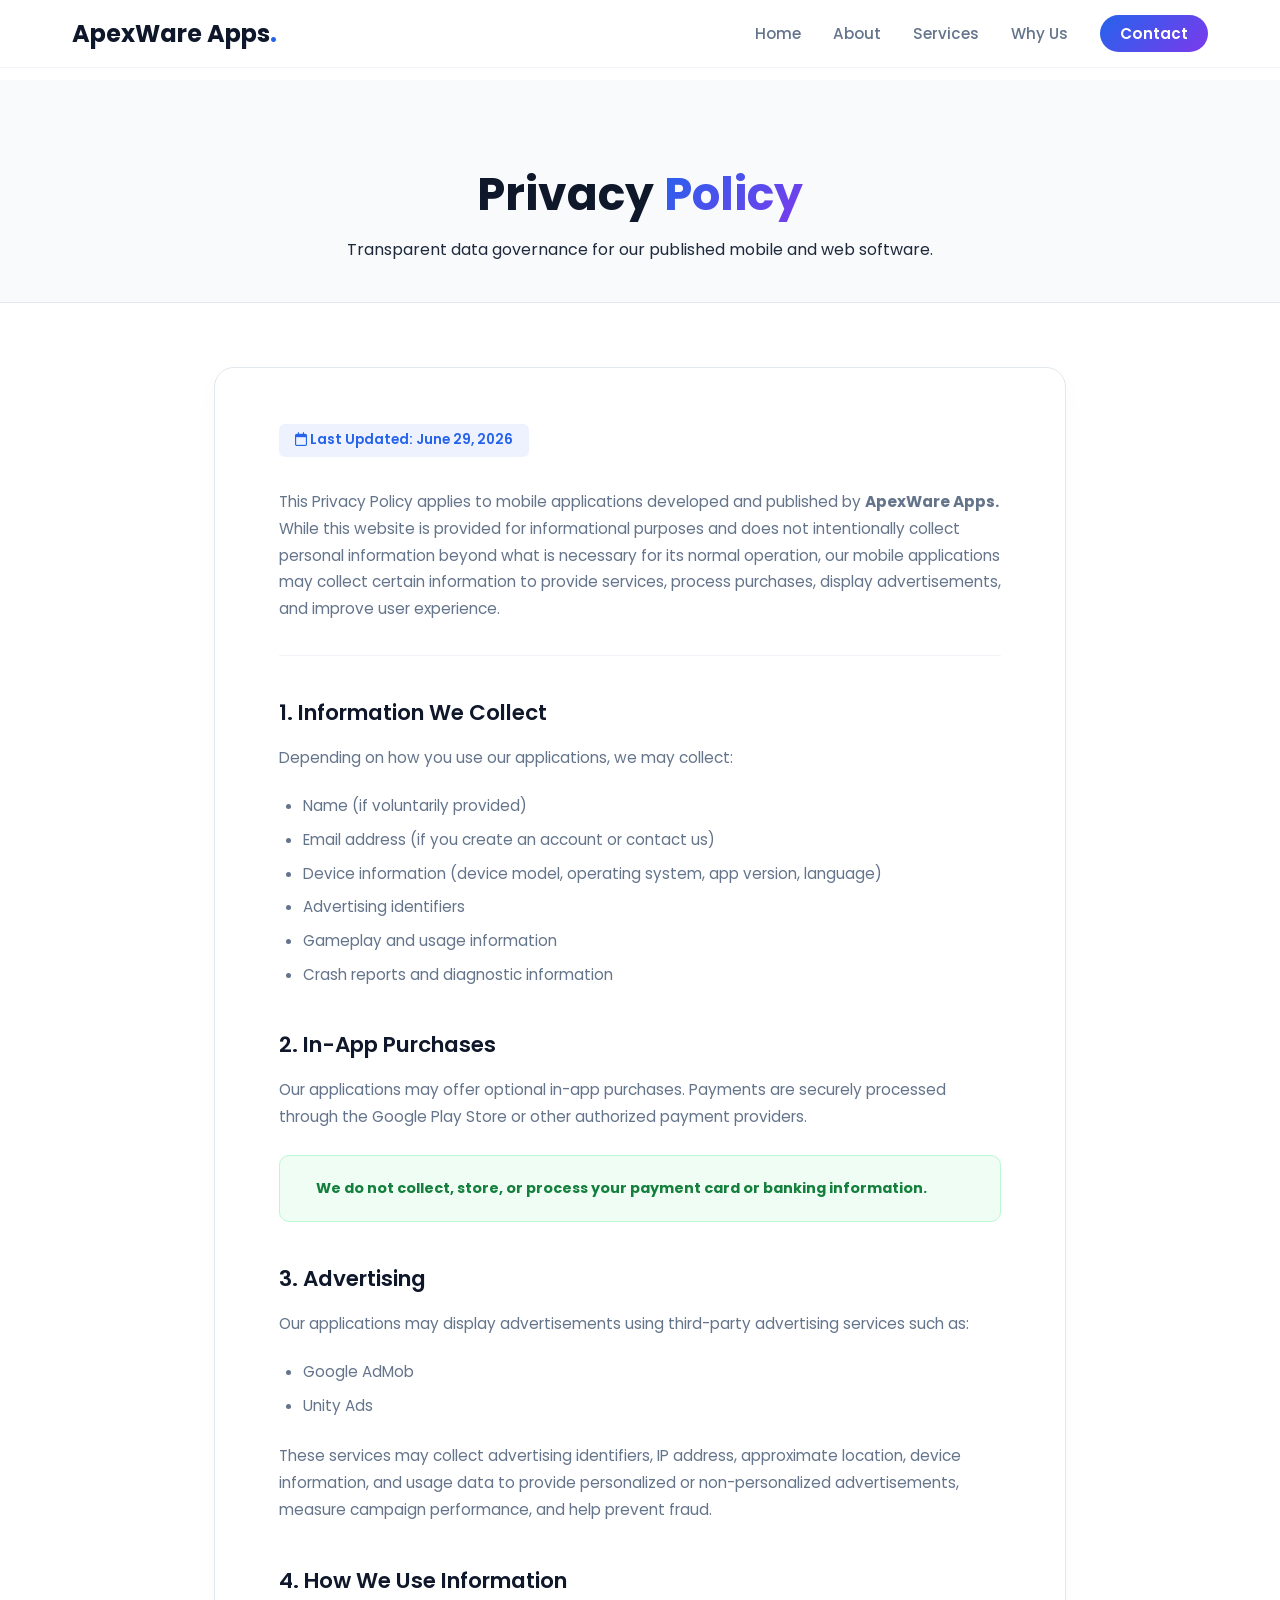
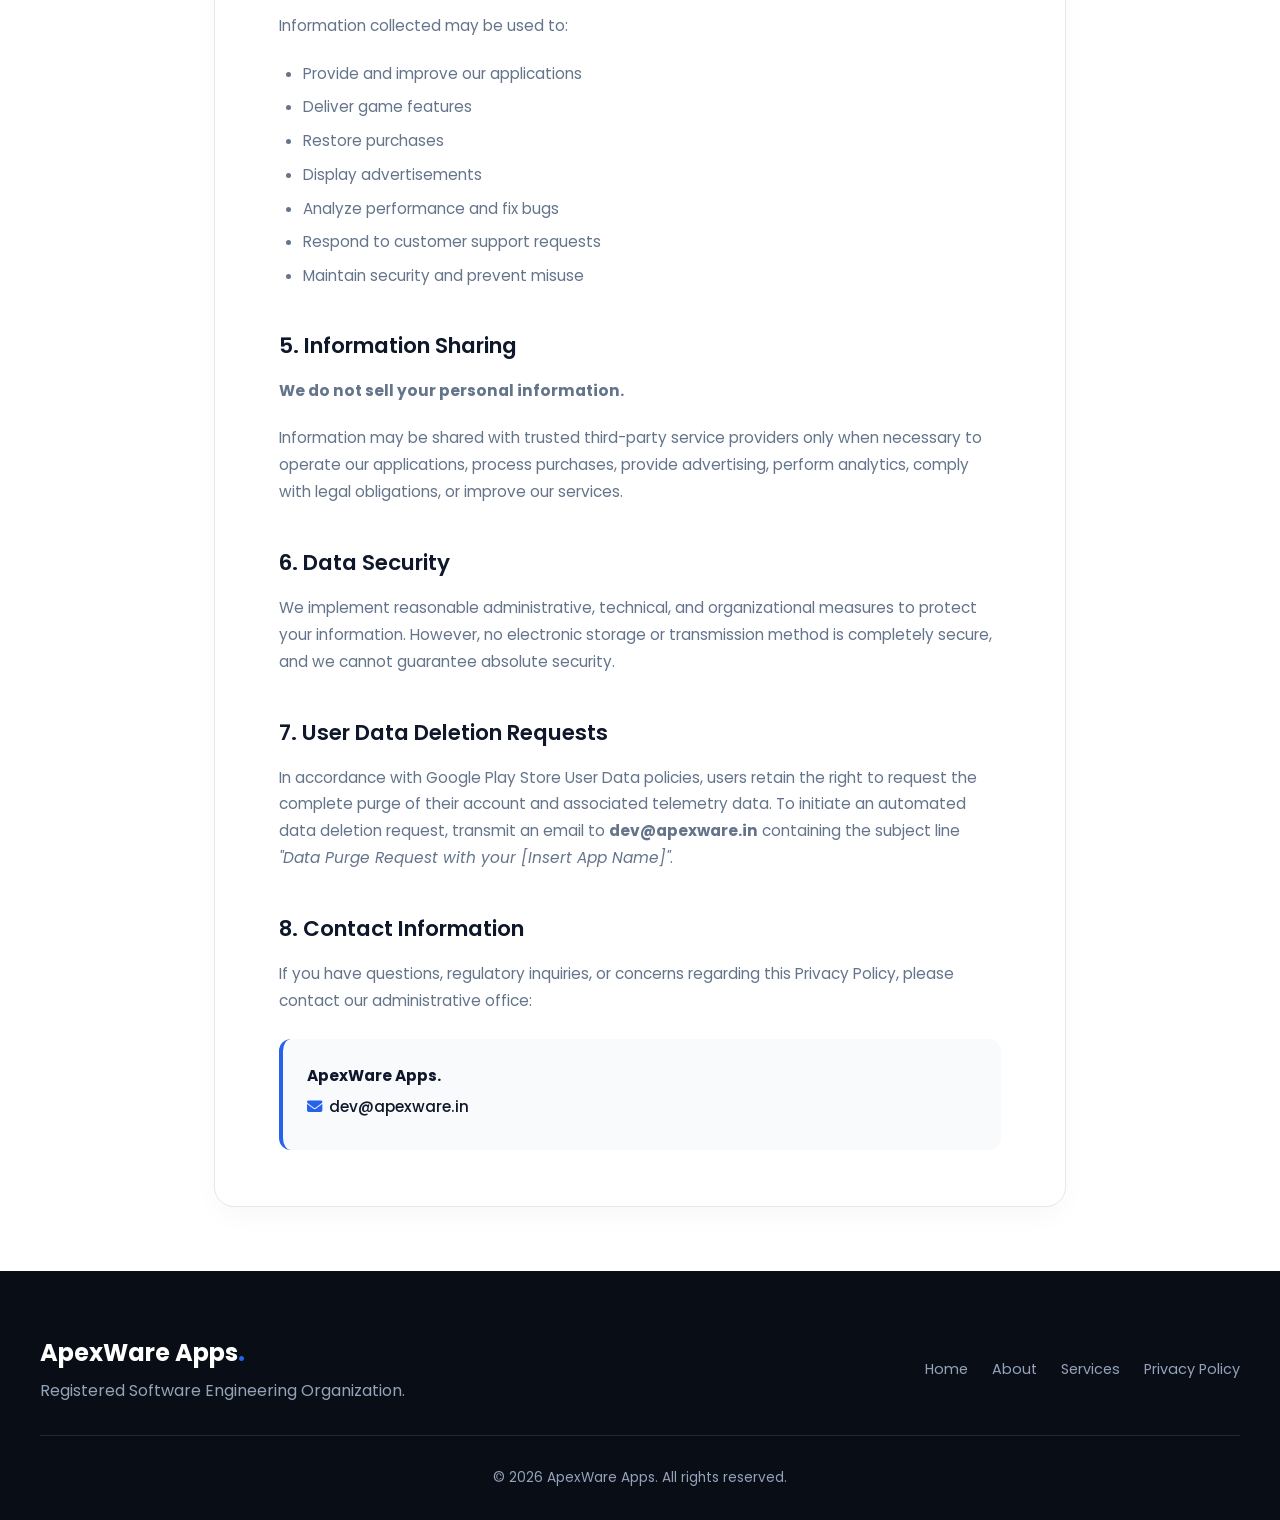
<file: privacy-policy.html>
<!DOCTYPE html>
<html lang="en">
<head>
    <meta charset="UTF-8">
    <meta name="viewport" content="width=device-width, initial-scale=1.0">
    <title>ApexWare Apps | Salesforce | Mobile & Web Development</title>
    <link rel="preconnect" href="https://fonts.googleapis.com">
    <link rel="preconnect" href="https://fonts.gstatic.com" crossorigin>
    <link href="https://fonts.googleapis.com/css2?family=Poppins:wght@300;400;500;600;700&display=swap" rel="stylesheet">
    <link rel="stylesheet" href="https://cdnjs.cloudflare.com/ajax/libs/font-awesome/6.4.0/css/all.min.css">
    <link rel="stylesheet" href="style.css">
</head>
<body>

    <header id="navbar">
        <div class="nav-container">
            <a href="#home" class="logo">ApexWare Apps<span>.</span></a>
            <ul class="nav-links">
                <li><a href="index.html#home" class="nav-link active">Home</a></li>
                <li><a href="index.html#about" class="nav-link">About</a></li>
                <li><a href="index.html#services" class="nav-link">Services</a></li>
                <li><a href="index.html#why-us" class="nav-link">Why Us</a></li>
                <li><a href="index.html#contact" class="nav-link btn-nav">Contact</a></li>
            </ul>
            <div class="hamburger">
                <i class="fa-solid fa-bars"></i>
            </div>
        </div>
    </header>

    <section class="page-header">
        <div class="header-content fade-in">
            <h1>Privacy <span class="gradient-text">Policy</span></h1>
            <p>Transparent data governance for our published mobile and web software.</p>
        </div>
    </section>

    <main class="legal-container">
        <div class="legal-card">
            
            <div class="legal-meta">
                <span class="last-updated"><i class="fa-regular fa-calendar"></i> Last Updated: June 29, 2026</span>
            </div>

            <p class="lead-text">
                This Privacy Policy applies to mobile applications developed and published by <strong>ApexWare Apps.</strong> While this website is provided for informational purposes and does not intentionally collect personal information beyond what is necessary for its normal operation, our mobile applications may collect certain information to provide services, process purchases, display advertisements, and improve user experience.
            </p>

            <h2>1. Information We Collect</h2>
            <p>Depending on how you use our applications, we may collect:</p>
            <ul class="legal-list">
                <li>Name (if voluntarily provided)</li>
                <li>Email address (if you create an account or contact us)</li>
                <li>Device information (device model, operating system, app version, language)</li>
                <li>Advertising identifiers</li>
                <li>Gameplay and usage information</li>
                <li>Crash reports and diagnostic information</li>
            </ul>

            <h2>2. In-App Purchases</h2>
            <p>Our applications may offer optional in-app purchases. Payments are securely processed through the Google Play Store or other authorized payment providers.</p>
            <div class="legal-callout">
                <i class="fa-solid fa-shield-check"></i>
                <p><strong>We do not collect, store, or process your payment card or banking information.</strong></p>
            </div>

            <h2>3. Advertising</h2>
            <p>Our applications may display advertisements using third-party advertising services such as:</p>
            <ul class="legal-list">
                <li>Google AdMob</li>
                <li>Unity Ads</li>
            </ul>
            <p>These services may collect advertising identifiers, IP address, approximate location, device information, and usage data to provide personalized or non-personalized advertisements, measure campaign performance, and help prevent fraud.</p>

            <h2>4. How We Use Information</h2>
            <p>Information collected may be used to:</p>
            <ul class="legal-list">
                <li>Provide and improve our applications</li>
                <li>Deliver game features</li>
                <li>Restore purchases</li>
                <li>Display advertisements</li>
                <li>Analyze performance and fix bugs</li>
                <li>Respond to customer support requests</li>
                <li>Maintain security and prevent misuse</li>
            </ul>

            <h2>5. Information Sharing</h2>
            <p><strong>We do not sell your personal information.</strong></p>
            <p>Information may be shared with trusted third-party service providers only when necessary to operate our applications, process purchases, provide advertising, perform analytics, comply with legal obligations, or improve our services.</p>

            <h2>6. Data Security</h2>
            <p>We implement reasonable administrative, technical, and organizational measures to protect your information. However, no electronic storage or transmission method is completely secure, and we cannot guarantee absolute security.</p>

            <h2>7. User Data Deletion Requests</h2>
            <p>In accordance with Google Play Store User Data policies, users retain the right to request the complete purge of their account and associated telemetry data. To initiate an automated data deletion request, transmit an email to <strong>dev@apexware.in</strong> containing the subject line <em>"Data Purge Request with your [Insert App Name]"</em>.</p>

            <h2>8. Contact Information</h2>
            <p>If you have questions, regulatory inquiries, or concerns regarding this Privacy Policy, please contact our administrative office:</p>
            
            <div class="legal-contact-box">
                <p><strong>ApexWare Apps.</strong></p>
                <p><i class="fa-solid fa-envelope"></i>dev@apexware.in</p>
            </div>

        </div>
    </main>

    <footer>
        <div class="footer-content">
            <div class="footer-left">
                <h3>ApexWare Apps<span>.</span></h3>
                <p>Registered Software Engineering Organization.</p>
            </div>
            <div class="footer-links">
                <a href="index.html#home">Home</a>
                <a href="index.html#about">About</a>
                <a href="index.html#services">Services</a>
                <a href="index.html#privacy" onclick="alert('Insert your standard formal legal Privacy Policy text here to pass Google Play Console app verifications.')">Privacy Policy</a>
            </div>
        </div>
        <div class="copyright">
            <p>&copy; 2026 ApexWare Apps. All rights reserved.</p>
        </div>
    </footer>

    <script src="script.js"></script>
</body>
</html>
</file>
<file: style.css>
:root {
    --primary: #2563EB;
    --primary-dark: #1D4ED8;
    --gradient: linear-gradient(135deg, #2563EB 0%, #7C3AED 100%);
    --dark: #0F172A;
    --light: #F8FAFC;
    --text-main: #1E293B;
    --text-muted: #64748B;
    --white: #FFFFFF;
}

* { margin: 0; padding: 0; box-sizing: border-box; font-family: 'Poppins', sans-serif; }
html { scroll-behavior: smooth; }
body { color: var(--text-main); background-color: var(--white); overflow-x: hidden; }

/* Utility */
.fade-in { opacity: 0; transform: translateY(25px); transition: opacity 0.6s ease, transform 0.6s ease; }
.fade-in.appear { opacity: 1; transform: translateY(0); }

/* Navigation */
header { position: fixed; top: 0; left: 0; width: 100%; background: rgba(255, 255, 255, 0.9); backdrop-filter: blur(8px); z-index: 1000; border-bottom: 1px solid #f1f5f9; transition: all 0.3s ease; }
header.scrolled { box-shadow: 0 4px 20px rgba(0, 0, 0, 0.05); }
.nav-container { max-width: 1200px; margin: 0 auto; padding: 1rem 2rem; display: flex; justify-content: space-between; align-items: center; }
.logo { font-size: 1.5rem; font-weight: 700; color: var(--dark); text-decoration: none; }
.logo span { color: var(--primary); }

.nav-links { list-style: none; display: flex; align-items: center; gap: 2rem; }
.nav-link { text-decoration: none; color: var(--text-muted); font-weight: 500; font-size: 0.95rem; transition: color 0.2s; }
.nav-link:hover, .nav-link.active { color: var(--primary); }
.btn-nav { background: var(--gradient); color: var(--white) !important; padding: 0.5rem 1.25rem; border-radius: 50px; font-weight: 600; }
.hamburger { display: none; font-size: 1.5rem; cursor: pointer; color: var(--dark); }

/* Hero Section */
.hero { max-width: 1200px; margin: 120px auto 60px; padding: 2rem; display: grid; grid-template-columns: 1fr 1fr; gap: 4rem; align-items: center; min-height: 70vh; }
.badge { display: inline-block; background: #EEF2FF; color: var(--primary); font-size: 0.8rem; font-weight: 600; padding: 0.4rem 1rem; border-radius: 50px; margin-bottom: 1.5rem; }
.hero h1 { font-size: 3.25rem; line-height: 1.15; font-weight: 700; color: var(--dark); margin-bottom: 1.5rem; }
.gradient-text { background: var(--gradient); -webkit-background-clip: text; -webkit-text-fill-color: transparent; }
.hero p { font-size: 1.1rem; color: var(--text-muted); margin-bottom: 2.5rem; line-height: 1.6; }
.hero-btns { display: flex; gap: 1rem; }
.btn { padding: 0.85rem 1.8rem; border-radius: 8px; font-weight: 600; text-decoration: none; display: inline-flex; align-items: center; gap: 0.5rem; transition: all 0.2s; }
.btn-primary { background: var(--gradient); color: var(--white); box-shadow: 0 10px 20px -5px rgba(37, 99, 235, 0.4); }
.btn-primary:hover { opacity: 0.95; transform: translateY(-2px); }
.btn-secondary { background: var(--light); color: var(--dark); border: 1px solid #E2E8F0; }
.btn-secondary:hover { background: #E2E8F0; }
.hero-image img { width: 100%; border-radius: 16px; box-shadow: 0 25px 50px -12px rgba(0, 0, 0, 0.15); }

/* About Section */
.about { background-color: var(--light); padding: 5rem 2rem; }
.about-grid { max-width: 1200px; margin: 0 auto; display: grid; grid-template-columns: 3fr 2fr; gap: 4rem; align-items: center; }
.about-text h2 { font-size: 2.25rem; color: var(--dark); margin-bottom: 1.5rem; }
.about-text p { color: var(--text-muted); margin-bottom: 1rem; line-height: 1.7; }
.about-stats { display: flex; flex-direction: column; gap: 1.5rem; }
.stat-box { background: var(--white); padding: 1.5rem; border-radius: 12px; border-left: 5px solid var(--primary); box-shadow: 0 4px 6px -1px rgba(0,0,0,0.05); }
.stat-box h3 { font-size: 2rem; color: var(--dark); }
.stat-box p { font-size: 0.9rem; color: var(--text-muted); font-weight: 500; }

/* Services */
.services, .portfolio { max-width: 1200px; margin: 0 auto; padding: 6rem 2rem; }
.section-header { text-align: center; max-width: 600px; margin: 0 auto 4rem; }
.section-header h2 { font-size: 2.5rem; color: var(--dark); margin-bottom: 0.5rem; }
.section-header p { color: var(--text-muted); }
.services-grid { display: grid; grid-template-columns: repeat(auto-fit, minmax(320px, 1fr)); gap: 2rem; }
.service-card { padding: 2.5rem; border-radius: 16px; border: 1px solid #E2E8F0; transition: all 0.3s ease; }
.service-card:hover { transform: translateY(-5px); box-shadow: 0 20px 25px -5px rgba(0, 0, 0, 0.05); border-color: var(--primary); }
.service-icon { font-size: 2.5rem; color: var(--primary); margin-bottom: 1.5rem; display: inline-block; }
.service-card h3 { font-size: 1.25rem; color: var(--dark); margin-bottom: 0.75rem; }
.service-card p { font-size: 0.95rem; color: var(--text-muted); line-height: 1.6; }

/* Portfolio */
.portfolio-grid { display: grid; grid-template-columns: repeat(auto-fit, minmax(280px, 1fr)); gap: 2rem; }
.portfolio-card { border-radius: 16px; overflow: hidden; border: 1px solid #E2E8F0; }
.card-img { height: 200px; background-size: cover; background-position: center; }
.card-content { padding: 1.75rem; }
.tag { font-size: 0.75rem; font-weight: 600; padding: 0.25rem 0.75rem; border-radius: 4px; text-transform: uppercase; display: inline-block; margin-bottom: 0.75rem; }
.tag-mobile { background: #E0E7FF; color: #4F46E5; }
.tag-web { background: #DCFCE7; color: #16A34A; }
.tag-cross { background: #FEF3C7; color: #D97706; }
.card-content h4 { font-size: 1.2rem; color: var(--dark); margin-bottom: 0.5rem; }
.card-content p { font-size: 0.9rem; color: var(--text-muted); }

/* Why Us */
.why-us { background: var(--dark); color: var(--white); padding: 6rem 2rem; }
.why-container { max-width: 1200px; margin: 0 auto; }
.why-container h2 { font-size: 2.5rem; text-align: center; margin-bottom: 4rem; }
.reasons-grid { display: grid; grid-template-columns: repeat(auto-fit, minmax(260px, 1fr)); gap: 3rem; }
.reason-item { display: flex; gap: 1.25rem; align-items: flex-start; }
.reason-item i { font-size: 2rem; color: #38BDF8; flex-shrink: 0; }
.reason-item h4 { font-size: 1.15rem; margin-bottom: 0.5rem; }
.reason-item p { color: #94A3B8; font-size: 0.9rem; line-height: 1.5; }

/* Contact */
.contact { max-width: 1200px; margin: 0 auto; padding: 6rem 2rem; }
.contact-wrapper { display: grid; grid-template-columns: 1fr 1fr; gap: 4rem; background: var(--light); border-radius: 24px; padding: 3rem; border: 1px solid #E2E8F0; }
.contact-info h2 { font-size: 2.25rem; color: var(--dark); margin-bottom: 1rem; }
.contact-info p { color: var(--text-muted); margin-bottom: 2rem; }
.info-list { list-style: none; display: flex; flex-direction: column; gap: 1.25rem; margin-bottom: 2rem; }
.info-list li { display: flex; align-items: center; gap: 1rem; color: var(--dark); font-weight: 500; }
.info-list i { color: var(--primary); font-size: 1.2rem; width: 24px; }
.btn-whatsapp { display: inline-flex; align-items: center; gap: 0.5rem; background: #25D366; color: white; padding: 0.75rem 1.5rem; border-radius: 8px; font-weight: 600; text-decoration: none; margin-bottom: 2rem; transition: opacity 0.2s; }
.btn-whatsapp:hover { opacity: 0.9; }
.map-box { border-radius: 12px; overflow: hidden; border: 1px solid #CBD5E1; height: 160px; }

.contact-form { background: var(--white); padding: 2.5rem; border-radius: 16px; box-shadow: 0 10px 25px -5px rgba(0,0,0,0.05); }
.contact-form h3 { margin-bottom: 1.5rem; color: var(--dark); }
.form-group { margin-bottom: 1.25rem; }
.form-group label { display: block; font-size: 0.85rem; font-weight: 500; color: var(--text-muted); margin-bottom: 0.4rem; }
.form-group input, .form-group select, .form-group textarea { width: 100%; padding: 0.75rem; border-radius: 8px; border: 1px solid #CBD5E1; outline: none; transition: border 0.2s; }
.form-group input:focus, .form-group textarea:focus { border-color: var(--primary); }
.btn-submit { width: 100%; border: none; cursor: pointer; }

/* Footer */
footer { background: #090D16; color: #94A3B8; padding: 4rem 2rem 2rem; }
.footer-content { max-width: 1200px; margin: 0 auto; display: flex; justify-content: space-between; flex-wrap: wrap; gap: 2rem; border-bottom: 1px solid #1E293B; padding-bottom: 2rem; margin-bottom: 2rem; }
.footer-left h3 { color: white; font-size: 1.5rem; margin-bottom: 0.5rem; }
.footer-left span { color: var(--primary); }
.footer-links { display: flex; gap: 1.5rem; flex-wrap: wrap; align-items: center; }
.footer-links a { color: #94A3B8; text-decoration: none; font-size: 0.9rem; transition: color 0.2s; }
.footer-links a:hover { color: white; }
.footer-social { display: flex; gap: 1rem; }
.footer-social a { width: 40px; height: 40px; border-radius: 50%; background: #1E293B; display: flex; align-items: center; justify-content: center; color: white; text-decoration: none; transition: background 0.2s; }
.footer-social a:hover { background: var(--primary); }
.copyright { text-align: center; font-size: 0.85rem; }

/* Responsive Media Queries */
@media(max-width: 968px) {
    .hero, .about-grid, .contact-wrapper { grid-template-columns: 1fr; gap: 2.5rem; }
    .hero { margin-top: 100px; text-align: center; }
    .hero-btns { justify-content: center; }
    .nav-links { position: absolute; top: 100%; left: -100%; width: 100%; background: white; flex-direction: column; padding: 2rem 0; box-shadow: 0 10px 15px -3px rgba(0,0,0,0.1); transition: left 0.3s ease; }
    .nav-links.active { left: 0; }
    .hamburger { display: block; }
}

/* =========================================
   LEGAL / PRIVACY PAGE EXTENSIONS 
   ========================================= */

.page-header {
    margin-top: 80px;
    padding: 4.5rem 2rem 2.5rem;
    background-color: var(--light);
    text-align: center;
    border-bottom: 1px solid #E2E8F0;
}
.page-header h1 { font-size: 2.85rem; color: var(--dark); margin: 0.5rem 0; font-weight: 700; }

.legal-container {
    max-width: 900px;
    margin: 4rem auto;
    padding: 0 1.5rem;
}
.legal-card {
    background: var(--white);
    padding: 3.5rem 4rem;
    border-radius: 20px;
    border: 1px solid #E2E8F0;
    box-shadow: 0 10px 30px -5px rgba(0,0,0,0.04);
}

.last-updated {
    display: inline-block;
    font-size: 0.85rem;
    font-weight: 600;
    color: var(--primary);
    background: #EEF2FF;
    padding: 0.4rem 1rem;
    border-radius: 6px;
    margin-bottom: 2rem;
}

.lead-text {
    font-size: 1.1rem;
    line-height: 1.8;
    color: var(--text-main);
    margin-bottom: 2.5rem;
    border-bottom: 1px solid #F1F5F9;
    padding-bottom: 2rem;
}

.legal-card h2 {
    font-size: 1.35rem;
    color: var(--dark);
    margin: 2.5rem 0 1rem;
    font-weight: 600;
}

.legal-card p {
    color: var(--text-muted);
    line-height: 1.75;
    margin-bottom: 1.25rem;
    font-size: 0.96rem;
}

.legal-list {
    margin: 0 0 1.5rem 1.5rem;
    color: var(--text-muted);
    line-height: 1.8;
    font-size: 0.95rem;
}
.legal-list li { margin-bottom: 0.4rem; }

.legal-callout {
    display: flex;
    align-items: center;
    gap: 1rem;
    background: #F0FDF4;
    border: 1px solid #BBF7D0;
    padding: 1.25rem;
    border-radius: 10px;
    margin: 1.5rem 0;
}
.legal-callout i { color: #16A34A; font-size: 1.4rem; }
.legal-callout p { margin: 0; color: #15803D; font-size: 0.9rem; }

.legal-contact-box {
    margin-top: 1.5rem;
    padding: 1.5rem;
    background: var(--light);
    border-radius: 12px;
    border-left: 4px solid var(--primary);
}
.legal-contact-box p { margin-bottom: 0.3rem; color: var(--dark); font-weight: 500; }
.legal-contact-box i { color: var(--primary); width: 22px; }

@media(max-width: 768px) {
    .legal-card { padding: 2rem 1.5rem; }
    .page-header h1 { font-size: 2.2rem; }
}
</file>
